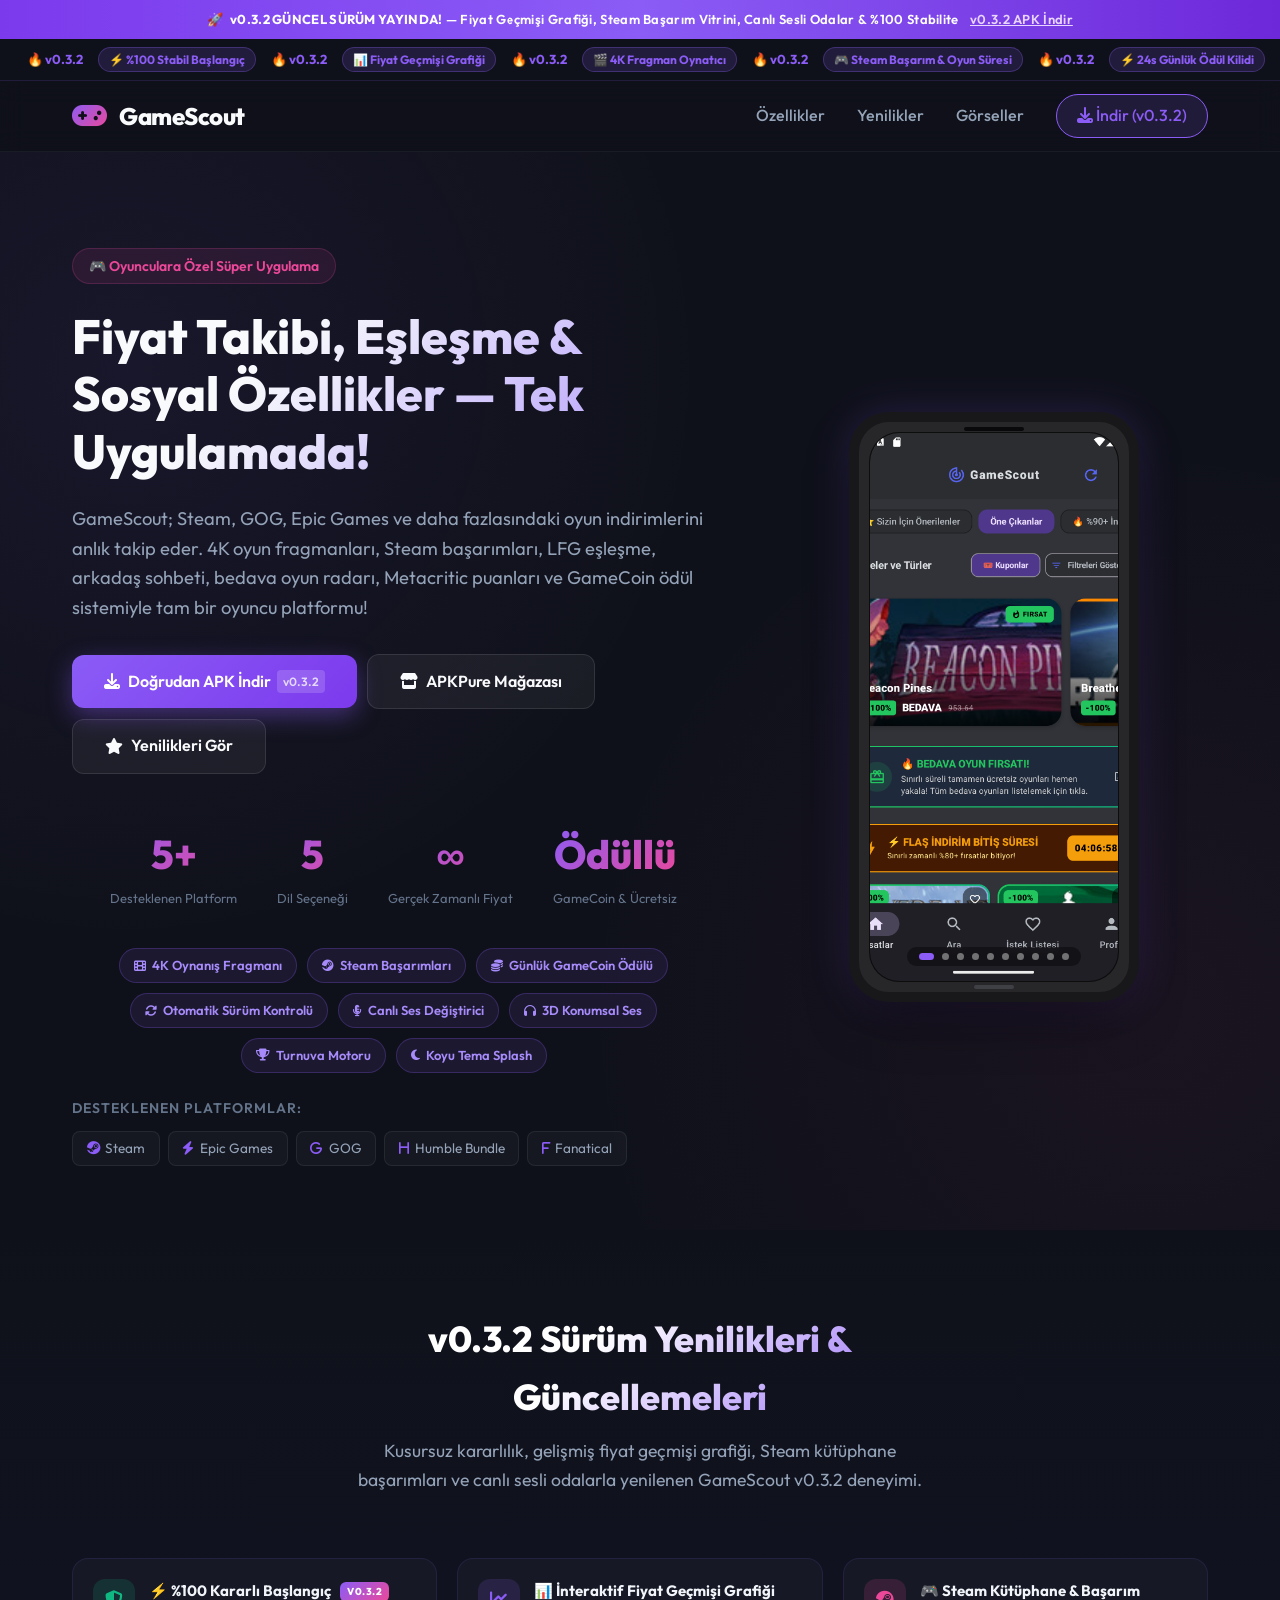
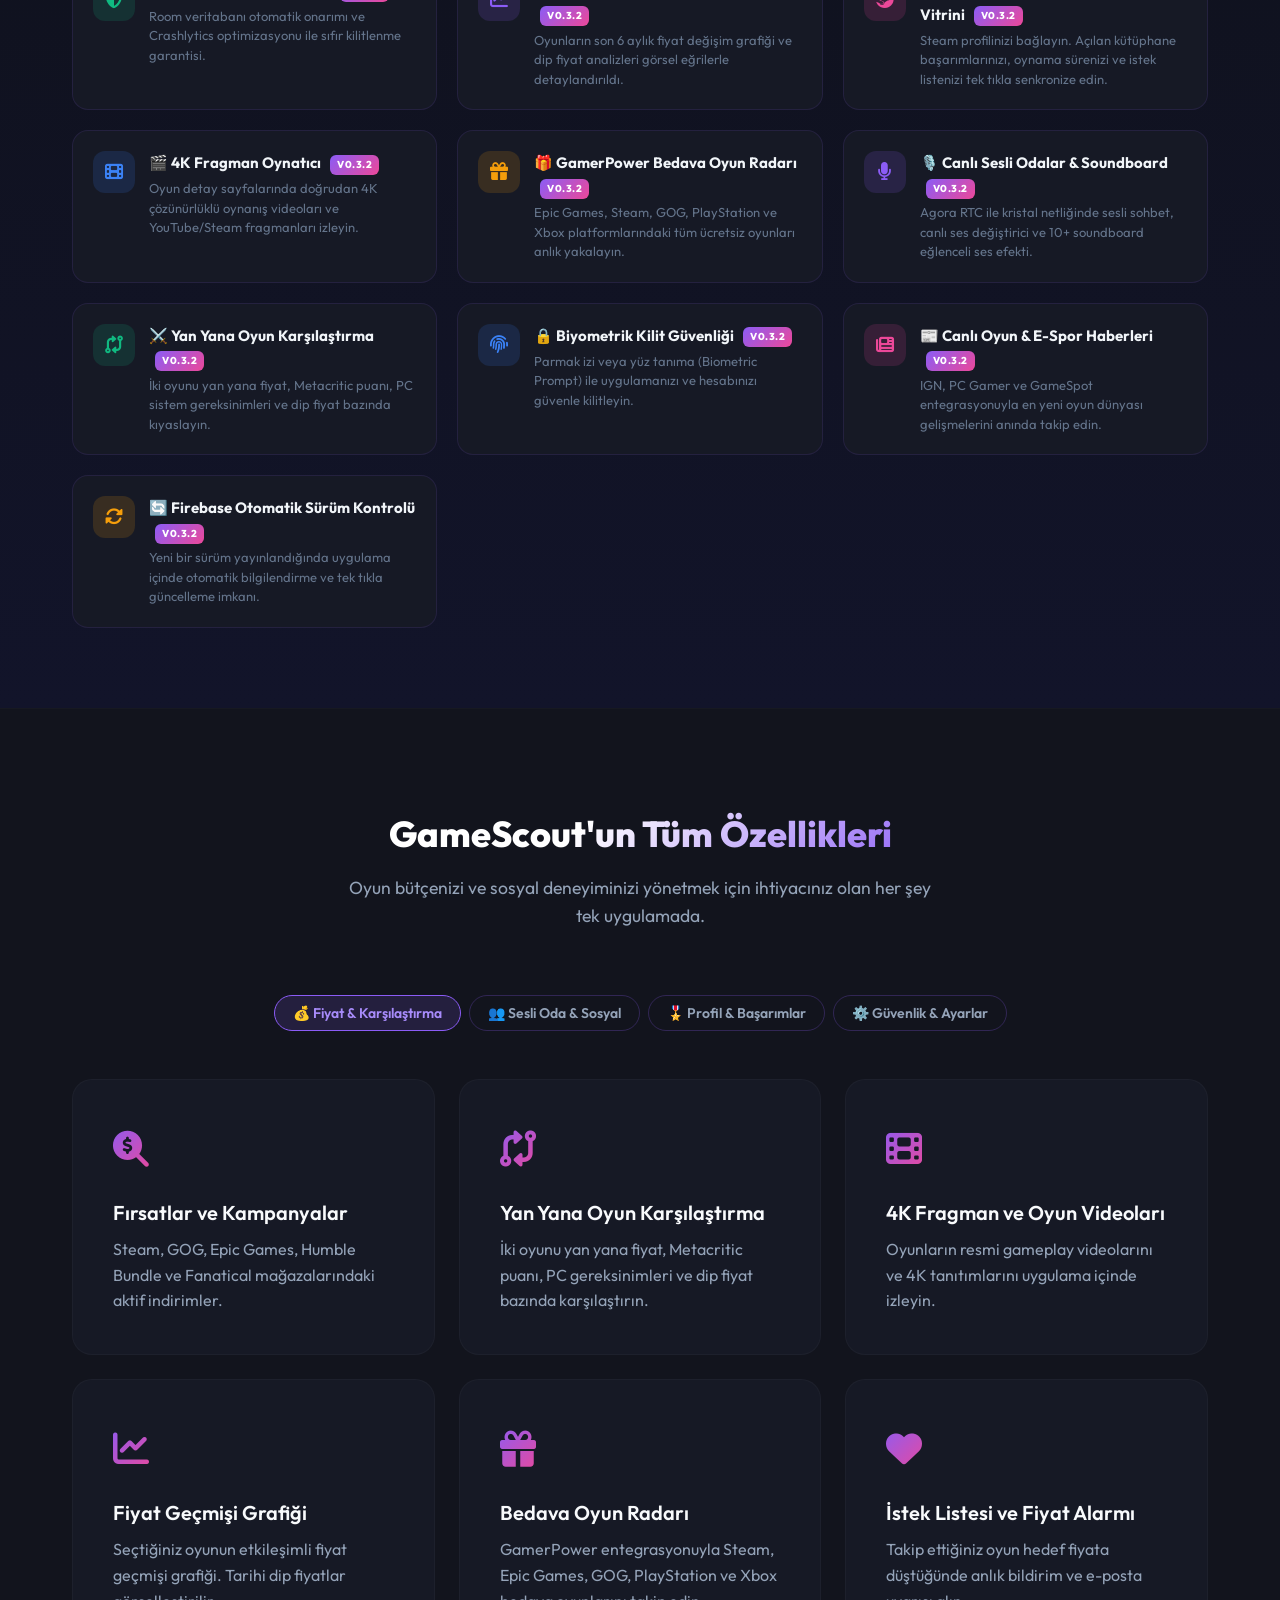
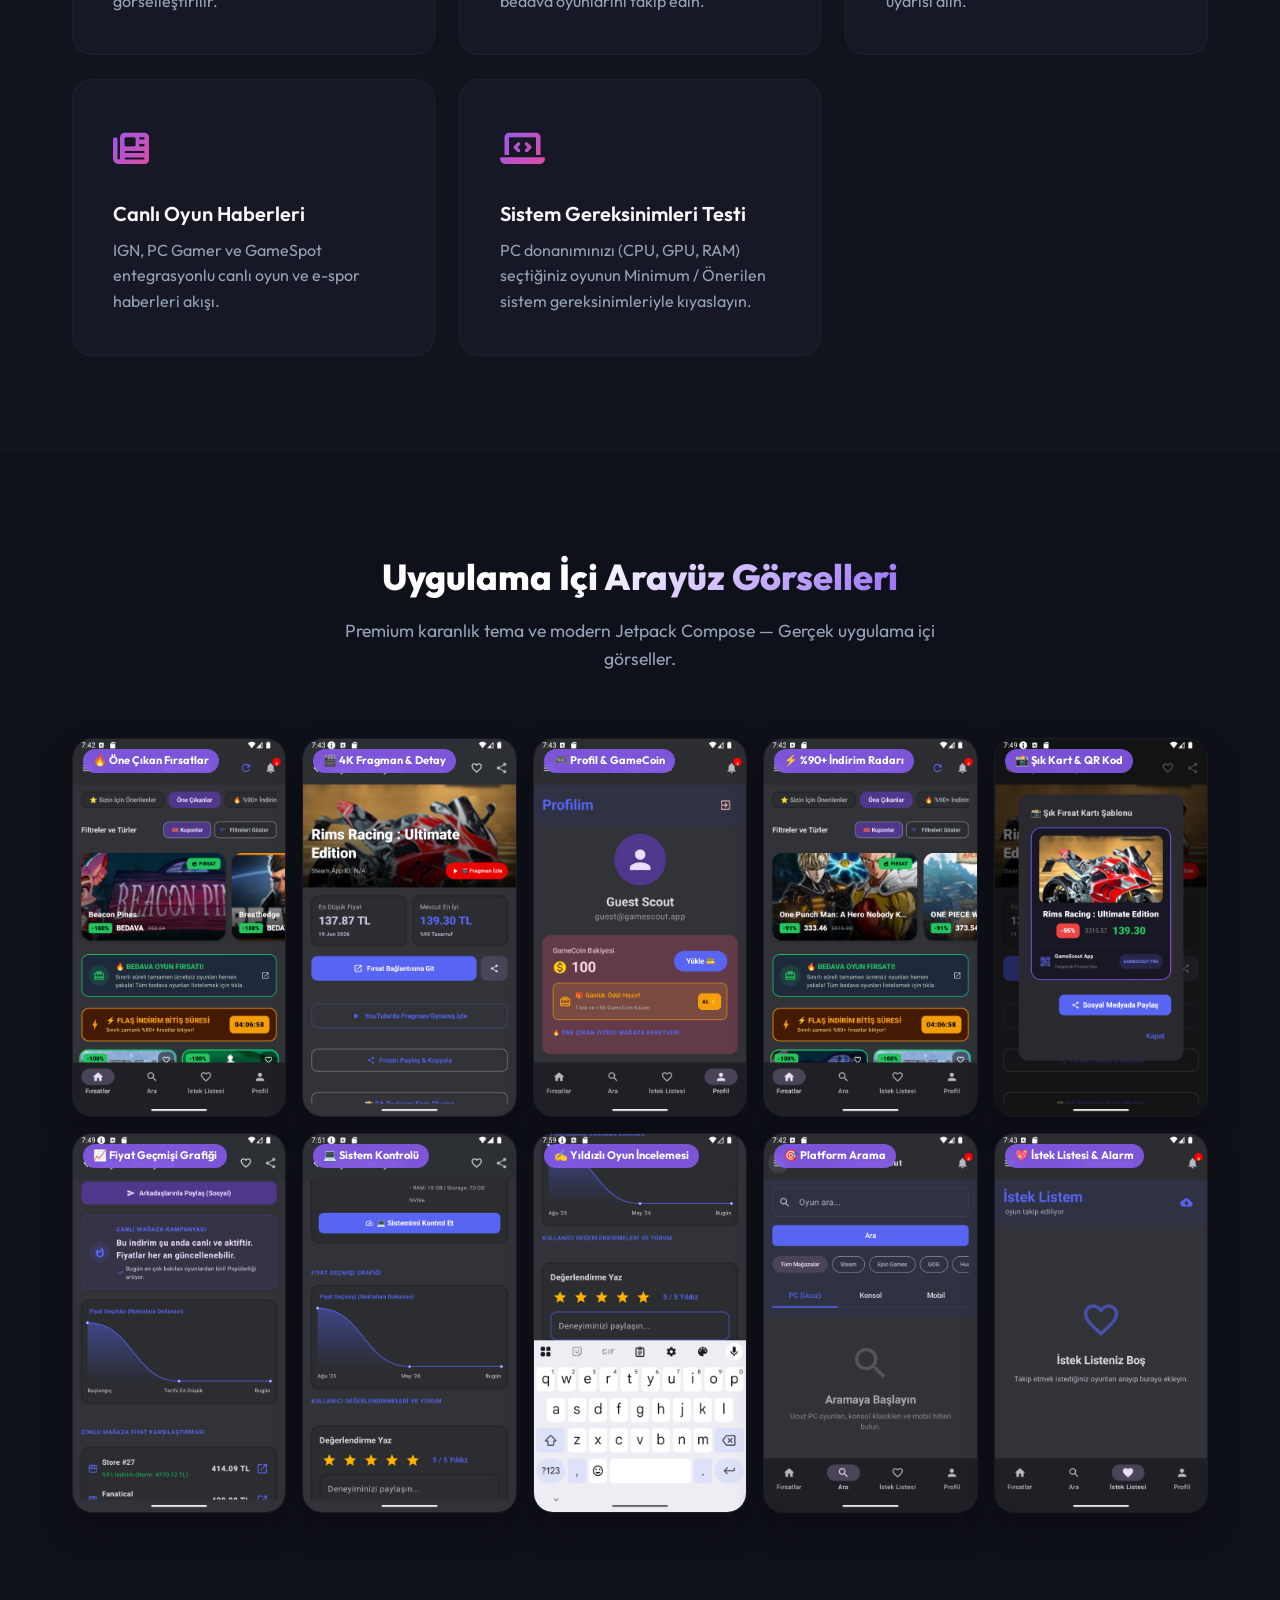
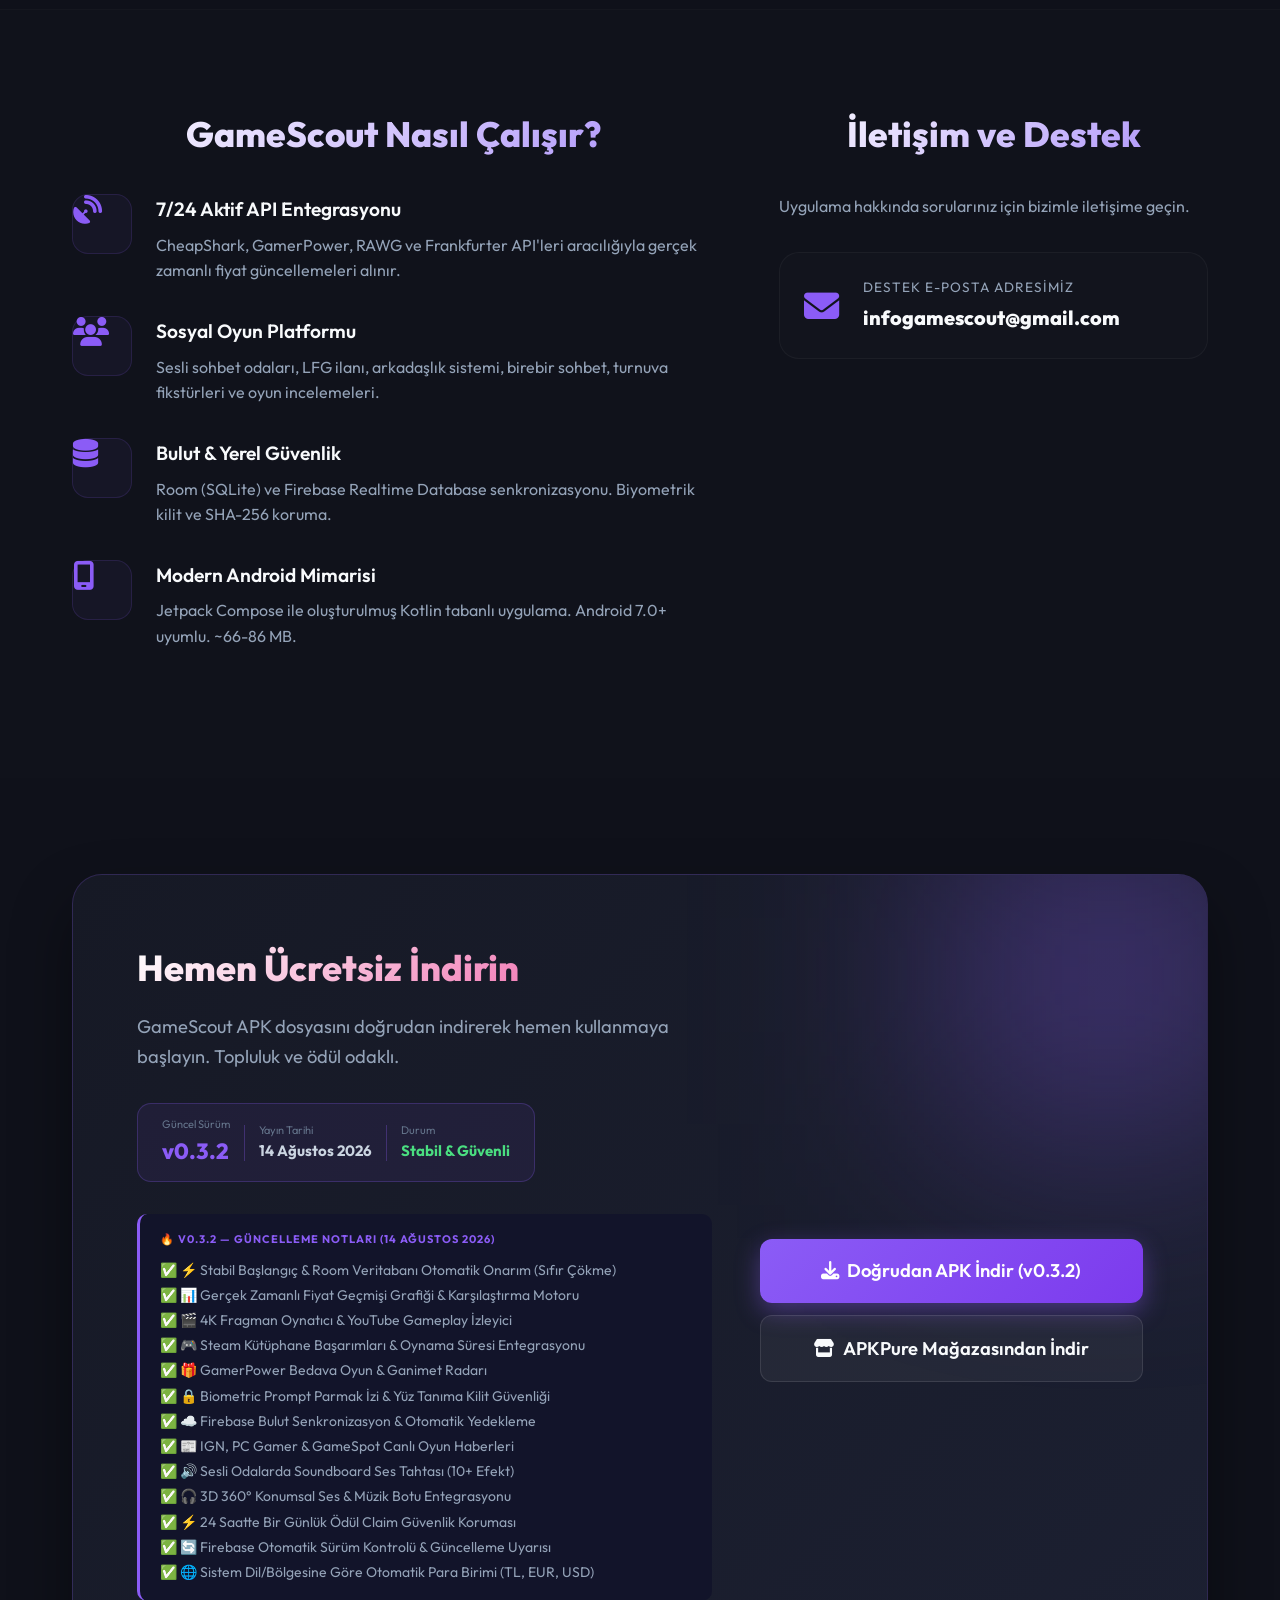
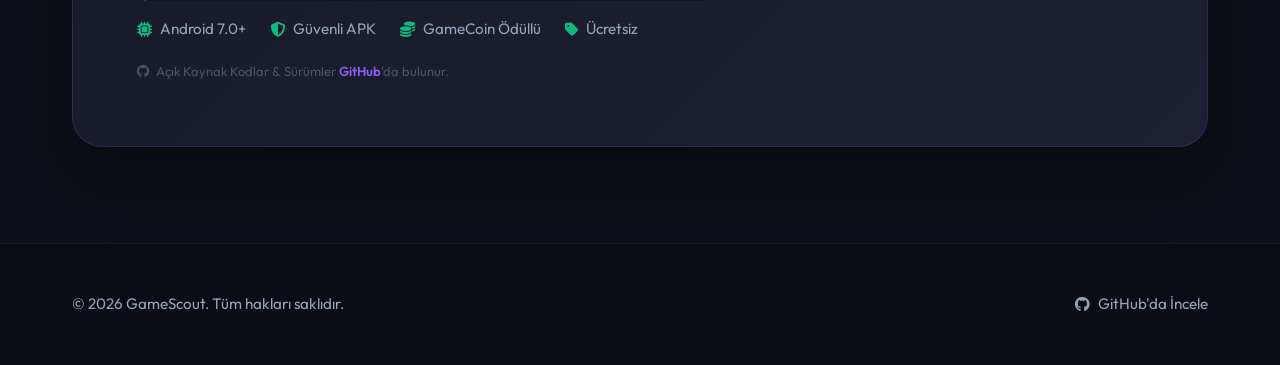
<file: index.html>
<!DOCTYPE html>
<html lang="tr">
<head>
    <meta charset="UTF-8">
    <meta name="viewport" content="width=device-width, initial-scale=1.0">
    <title>GameScout v0.3 — Oyun Fiyat Takipçisi, Steam Başarımları, Fragmanlar &amp; Sosyal Platform</title>
    <meta name="description" content="GameScout v0.3 ile Steam, GOG, Epic Games indirimleri takip edin. 4K Fragmanlar, Steam başarımları, LFG eşleşme, bedava oyun radarı, Metacritic puanları ve GameCoin mağazası.">
    <link rel="stylesheet" href="style.css">
    <link rel="preconnect" href="https://fonts.googleapis.com">
    <link rel="preconnect" href="https://fonts.gstatic.com" crossorigin>
    <link href="https://fonts.googleapis.com/css2?family=Outfit:wght@300;400;600;800&display=swap" rel="stylesheet">
    <link rel="stylesheet" href="https://cdnjs.cloudflare.com/ajax/libs/font-awesome/6.4.0/css/all.min.css">
    <style>
        .version-strip{background:linear-gradient(90deg,#7c3aed 0%,#8b5cf6 50%,#6d28d9 100%);text-align:center;padding:9px 16px;font-size:13px;font-weight:600;color:#fff;letter-spacing:.3px}
        .version-strip a{color:#e9d5ff;text-decoration:underline;margin-left:8px}
        .whatsnew-bar{background:#0f111a;border-bottom:1px solid rgba(139,92,246,.15);overflow:hidden;white-space:nowrap}
        .whatsnew-bar-inner{display:inline-block;padding:8px 0;animation:marquee 35s linear infinite;font-size:13px;color:#94a3b8}
        .whatsnew-bar-inner span{color:#8b5cf6;font-weight:700;margin:0 6px}
        .whatsnew-tag{display:inline-block;background:rgba(139,92,246,.15);border:1px solid rgba(139,92,246,.3);border-radius:20px;padding:2px 10px;margin:0 8px;font-size:12px;color:#a78bfa}
        @keyframes marquee{0%{transform:translateX(100vw)}100%{transform:translateX(-100%)}}
        .feature-tabs{display:flex;gap:8px;flex-wrap:wrap;justify-content:center;margin-bottom:3rem}
        .feature-tab{padding:8px 18px;border-radius:30px;border:1.5px solid rgba(139,92,246,.25);background:transparent;color:#94a3b8;cursor:pointer;font-family:'Outfit',sans-serif;font-size:14px;font-weight:600;transition:all .25s ease}
        .feature-tab:hover,.feature-tab.active{background:rgba(139,92,246,.15);border-color:#8b5cf6;color:#a78bfa}
        .feature-panel{display:none}.feature-panel.active{display:grid;grid-template-columns:repeat(auto-fit,minmax(280px,1fr));gap:1.5rem}
        .whats-new{padding:80px 0;background:linear-gradient(180deg,#0f111a 0%,#12142a 100%)}
        .updates-grid{display:grid;grid-template-columns:repeat(auto-fit,minmax(300px,1fr));gap:1.25rem;margin-top:2.5rem}
        .update-card{background:#161925;border:1px solid rgba(139,92,246,.12);border-radius:16px;padding:20px;display:flex;align-items:flex-start;gap:14px;transition:all .25s ease}
        .update-card:hover{border-color:rgba(139,92,246,.4);transform:translateY(-2px)}
        .update-icon{width:42px;height:42px;border-radius:12px;display:flex;align-items:center;justify-content:center;font-size:18px;flex-shrink:0}
        .update-icon.purple{background:rgba(139,92,246,.15)}.update-icon.pink{background:rgba(236,72,153,.15)}.update-icon.green{background:rgba(16,185,129,.15)}.update-icon.blue{background:rgba(59,130,246,.15)}.update-icon.orange{background:rgba(245,158,11,.15)}
        .update-card h4{font-size:15px;font-weight:700;color:#f1f5f9;margin-bottom:4px}.update-card p{font-size:13px;color:#64748b;line-height:1.5}
        .new-badge{display:inline-block;background:linear-gradient(135deg,#8b5cf6,#ec4899);color:#fff;font-size:10px;font-weight:800;padding:2px 7px;border-radius:6px;margin-left:6px;vertical-align:middle;text-transform:uppercase;letter-spacing:.5px}
        .stats-row{display:flex;justify-content:center;gap:40px;flex-wrap:wrap;margin:2.5rem 0}
        .stat-item{text-align:center}.stat-num{font-size:2.5rem;font-weight:800;background:linear-gradient(135deg,#8b5cf6,#ec4899);-webkit-background-clip:text;-webkit-text-fill-color:transparent}.stat-label{font-size:13px;color:#64748b;margin-top:2px}
        .version-card{display:inline-flex;align-items:center;gap:14px;background:rgba(139,92,246,.08);border:1.5px solid rgba(139,92,246,.25);border-radius:14px;padding:12px 24px;margin-bottom:18px}
        .version-card .vnum{font-size:22px;font-weight:800;color:#8b5cf6}.version-card .vlabel{font-size:11px;color:#64748b}
        .changelog{background:#12142a;border-left:3px solid #8b5cf6;border-radius:10px;padding:16px 20px;text-align:left;margin-top:14px;font-size:14px;color:#94a3b8;line-height:1.8}
        .changelog strong{display:block;color:#8b5cf6;font-size:11px;text-transform:uppercase;letter-spacing:1px;margin-bottom:8px}
        .github-note{margin-top:20px;font-size:13px;color:#475569}.github-note a{color:#8b5cf6;text-decoration:none;font-weight:600}.github-note a:hover{text-decoration:underline}
        .gallery-tag{position:absolute;top:10px;left:10px;background:rgba(139,92,246,.85);color:#fff;font-size:11px;font-weight:700;padding:3px 10px;border-radius:20px;backdrop-filter:blur(4px)}
        .gallery-item{position:relative}
        .gallery-grid{display:grid;grid-template-columns:repeat(auto-fit,minmax(200px,1fr));gap:1rem}
        .gallery-item img{width:100%;height:auto;border-radius:12px;display:block;transition:transform .3s ease,box-shadow .3s ease}
        .gallery-item:hover img{transform:scale(1.02);box-shadow:0 12px 40px rgba(139,92,246,.3)}
        .gallery-overlay{position:absolute;bottom:0;left:0;right:0;background:linear-gradient(0deg,rgba(10,12,26,.9) 0%,transparent 100%);border-radius:0 0 12px 12px;padding:16px 12px 10px;font-size:13px;font-weight:600;color:#e2e8f0;opacity:0;transition:opacity .3s ease}
        .gallery-item:hover .gallery-overlay{opacity:1}
        .highlight-strip{display:flex;flex-wrap:wrap;gap:10px;justify-content:center;margin:2rem 0 0}
        .hl-chip{display:inline-flex;align-items:center;gap:6px;background:rgba(139,92,246,.1);border:1px solid rgba(139,92,246,.25);border-radius:30px;padding:6px 14px;font-size:13px;color:#a78bfa;font-weight:600}
        .hl-chip i{font-size:12px}
    </style>
</head>
<body>

<div class="version-strip">
    🚀 &nbsp;<strong>v0.3.2 GÜNCEL SÜRÜM YAYINDA!</strong> — Fiyat Geçmişi Grafiği, Steam Başarım Vitrini, Canlı Sesli Odalar &amp; %100 Stabilite
    <a href="https://github.com/infogamescout-spec/GameScout/releases/download/v0.3.2/GameScout-v0.3.2-APKPure.apk">v0.3.2 APK İndir</a>
</div>

<div class="whatsnew-bar">
    <div class="whatsnew-bar-inner">
        &nbsp;&nbsp;&nbsp;&nbsp;&nbsp;&nbsp;
        <span>🔥 v0.3.2</span> <span class="whatsnew-tag">⚡ %100 Stabil Başlangıç</span>
        <span>🔥 v0.3.2</span> <span class="whatsnew-tag">📊 Fiyat Geçmişi Grafiği</span>
        <span>🔥 v0.3.2</span> <span class="whatsnew-tag">🎬 4K Fragman Oynatıcı</span>
        <span>🔥 v0.3.2</span> <span class="whatsnew-tag">🎮 Steam Başarım &amp; Oyun Süresi</span>
        <span>🔥 v0.3.2</span> <span class="whatsnew-tag">⚡ 24s Günlük Ödül Kilidi</span>
        <span>🔥 v0.3.2</span> <span class="whatsnew-tag">🔄 Firebase Güncelleme Bildirimi</span>
        <span>🔥 v0.3.2</span> <span class="whatsnew-tag">🌐 Otomatik Para Birimi (TL, EUR, USD)</span>
        <span>🔥 v0.3.2</span> <span class="whatsnew-tag">🎙️ Canlı Ses Değiştirici</span>
        &nbsp;&nbsp;&nbsp;&nbsp;&nbsp;&nbsp;&nbsp;&nbsp;&nbsp;
    </div>
</div>

<header class="navbar">
    <div class="container navbar-container">
        <div class="logo">
            <i class="fa-solid fa-gamepad logo-icon"></i>
            <span class="logo-text">GameScout</span>
        </div>
        <nav class="nav-links">
            <a href="#features">Özellikler</a>
            <a href="#whats-new">Yenilikler</a>
            <a href="#screenshots">Görseller</a>
            <a href="https://github.com/infogamescout-spec/GameScout/releases/download/v0.3.2/GameScout-v0.3.2-APKPure.apk" class="nav-download-btn"><i class="fa-solid fa-download"></i> İndir (v0.3.2)</a>
        </nav>
    </div>
</header>

<main>
    <section class="hero">
        <div class="container hero-container">
            <div class="hero-content">
                <span class="badge">🎮 Oyunculara Özel Süper Uygulama</span>
                <h1>Fiyat Takibi, Eşleşme &amp; Sosyal Özellikler — Tek Uygulamada!</h1>
                <p class="hero-description">
                    GameScout; Steam, GOG, Epic Games ve daha fazlasındaki oyun indirimlerini anlık takip eder.
                    4K oyun fragmanları, Steam başarımları, LFG eşleşme, arkadaş sohbeti, bedava oyun radarı, Metacritic puanları
                    ve GameCoin ödül sistemiyle tam bir oyuncu platformu!
                </p>
                <div class="hero-actions" style="display:flex; flex-wrap:wrap; gap:10px; align-items:center;">
                    <a href="https://github.com/infogamescout-spec/GameScout/releases/download/v0.3.2/GameScout-v0.3.2-APKPure.apk" class="btn btn-primary" id="download-btn-hero">
                        <i class="fa-solid fa-download icon-left"></i> Doğrudan APK İndir &nbsp;<span style="opacity:.8;font-size:12px;background:rgba(255,255,255,.2);padding:2px 6px;border-radius:4px">v0.3.2</span>
                    </a>
                    <a href="https://apkpure.com/p/com.aistudio.gamescout.pwqzs" target="_blank" class="btn btn-secondary" style="margin-left:0;">
                        <i class="fa-solid fa-store icon-left"></i> APKPure Mağazası
                    </a>
                    <a href="#whats-new" class="btn btn-secondary" style="margin-left:0;">
                        <i class="fa-solid fa-star icon-left"></i> Yenilikleri Gör
                    </a>
                </div>
                <div class="stats-row">
                    <div class="stat-item"><div class="stat-num">5+</div><div class="stat-label">Desteklenen Platform</div></div>
                    <div class="stat-item"><div class="stat-num">5</div><div class="stat-label">Dil Seçeneği</div></div>
                    <div class="stat-item"><div class="stat-num">∞</div><div class="stat-label">Gerçek Zamanlı Fiyat</div></div>
                    <div class="stat-item"><div class="stat-num">Ödüllü</div><div class="stat-label">GameCoin &amp; Ücretsiz</div></div>
                </div>
                <div class="highlight-strip">
                    <span class="hl-chip"><i class="fa-solid fa-film"></i> 4K Oynanış Fragmanı</span>
                    <span class="hl-chip"><i class="fa-brands fa-steam"></i> Steam Başarımları</span>
                    <span class="hl-chip"><i class="fa-solid fa-coins"></i> Günlük GameCoin Ödülü</span>
                    <span class="hl-chip"><i class="fa-solid fa-rotate"></i> Otomatik Sürüm Kontrolü</span>
                    <span class="hl-chip"><i class="fa-solid fa-microphone-lines"></i> Canlı Ses Değiştirici</span>
                    <span class="hl-chip"><i class="fa-solid fa-headphones"></i> 3D Konumsal Ses</span>
                    <span class="hl-chip"><i class="fa-solid fa-trophy"></i> Turnuva Motoru</span>
                    <span class="hl-chip"><i class="fa-solid fa-moon"></i> Koyu Tema Splash</span>
                </div>
                <div class="stores-supported" style="margin-top:1.5rem">
                    <span class="stores-label">Desteklenen Platformlar:</span>
                    <div class="store-badges">
                        <span class="store-tag"><i class="fa-brands fa-steam"></i> Steam</span>
                        <span class="store-tag"><i class="fa-solid fa-bolt"></i> Epic Games</span>
                        <span class="store-tag"><i class="fa-solid fa-g"></i> GOG</span>
                        <span class="store-tag"><i class="fa-solid fa-h"></i> Humble Bundle</span>
                        <span class="store-tag"><i class="fa-solid fa-f"></i> Fanatical</span>
                    </div>
                </div>
            </div>
            <div class="hero-visual">
                <div class="phone-mockup">
                    <div class="phone-speaker"></div>
                    <div class="phone-screen">
                        <div class="slider-wrapper">
                            <div class="slider-track" id="slider-track">
                                <div class="slide"><img src="images/dashboard.png" alt="Fırsatlar Ekranı"></div>
                                <div class="slide"><img src="images/filters.png" alt="%90+ İndirim Radarı"></div>
                                <div class="slide"><img src="images/detail.png" alt="Oyun Detayı"></div>
                                <div class="slide"><img src="images/coupons.png" alt="Şık Paylaşım Kartı &amp; QR"></div>
                                <div class="slide"><img src="images/reviews.png" alt="Fiyat Geçmişi Grafiği"></div>
                                <div class="slide"><img src="images/achievements.png" alt="Sistem Kontrolü"></div>
                                <div class="slide"><img src="images/ratings_input.png" alt="Yıldızlı Oyun İncelemesi"></div>
                                <div class="slide"><img src="images/profile.png" alt="Profil ve GameCoin"></div>
                                <div class="slide"><img src="images/search.png" alt="Platform Arama"></div>
                                <div class="slide"><img src="images/wishlist.png" alt="İstek Listesi"></div>
                            </div>
                        </div>
                        <div class="slider-dots" id="slider-dots">
                            <span class="dot active" data-slide="0"></span>
                            <span class="dot" data-slide="1"></span>
                            <span class="dot" data-slide="2"></span>
                            <span class="dot" data-slide="3"></span>
                            <span class="dot" data-slide="4"></span>
                            <span class="dot" data-slide="5"></span>
                            <span class="dot" data-slide="6"></span>
                            <span class="dot" data-slide="7"></span>
                            <span class="dot" data-slide="8"></span>
                            <span class="dot" data-slide="9"></span>
                        </div>
                    </div>
                    <div class="phone-home-button"></div>
                </div>
            </div>
        </div>
    </section>

    <section id="whats-new" class="whats-new">
        <div class="container">
            <div class="section-header">
                <h2>v0.3.2 Sürüm Yenilikleri &amp; Güncellemeleri</h2>
                <p>Kusursuz kararlılık, gelişmiş fiyat geçmişi grafiği, Steam kütüphane başarımları ve canlı sesli odalarla yenilenen GameScout v0.3.2 deneyimi.</p>
            </div>
            <div class="updates-grid">
                <div class="update-card"><div class="update-icon green"><i class="fa-solid fa-shield-halved" style="color:#10b981"></i></div><div><h4>⚡ %100 Kararlı Başlangıç <span class="new-badge">v0.3.2</span></h4><p>Room veritabanı otomatik onarımı ve Crashlytics optimizasyonu ile sıfır kilitlenme garantisi.</p></div></div>
                <div class="update-card"><div class="update-icon purple"><i class="fa-solid fa-chart-line" style="color:#8b5cf6"></i></div><div><h4>📊 İnteraktif Fiyat Geçmişi Grafiği <span class="new-badge">v0.3.2</span></h4><p>Oyunların son 6 aylık fiyat değişim grafiği ve dip fiyat analizleri görsel eğrilerle detaylandırıldı.</p></div></div>
                <div class="update-card"><div class="update-icon pink"><i class="fa-brands fa-steam" style="color:#ec4899"></i></div><div><h4>🎮 Steam Kütüphane &amp; Başarım Vitrini <span class="new-badge">v0.3.2</span></h4><p>Steam profilinizi bağlayın. Açılan kütüphane başarımlarınızı, oynama sürenizi ve istek listenizi tek tıkla senkronize edin.</p></div></div>
                <div class="update-card"><div class="update-icon blue"><i class="fa-solid fa-film" style="color:#3b82f6"></i></div><div><h4>🎬 4K Fragman Oynatıcı <span class="new-badge">v0.3.2</span></h4><p>Oyun detay sayfalarında doğrudan 4K çözünürlüklü oynanış videoları ve YouTube/Steam fragmanları izleyin.</p></div></div>
                <div class="update-card"><div class="update-icon orange"><i class="fa-solid fa-gift" style="color:#f59e0b"></i></div><div><h4>🎁 GamerPower Bedava Oyun Radarı <span class="new-badge">v0.3.2</span></h4><p>Epic Games, Steam, GOG, PlayStation ve Xbox platformlarındaki tüm ücretsiz oyunları anlık yakalayın.</p></div></div>
                <div class="update-card"><div class="update-icon purple"><i class="fa-solid fa-microphone" style="color:#8b5cf6"></i></div><div><h4>🎙️ Canlı Sesli Odalar &amp; Soundboard <span class="new-badge">v0.3.2</span></h4><p>Agora RTC ile kristal netliğinde sesli sohbet, canlı ses değiştirici ve 10+ soundboard eğlenceli ses efekti.</p></div></div>
                <div class="update-card"><div class="update-icon green"><i class="fa-solid fa-code-compare" style="color:#10b981"></i></div><div><h4>⚔️ Yan Yana Oyun Karşılaştırma <span class="new-badge">v0.3.2</span></h4><p>İki oyunu yan yana fiyat, Metacritic puanı, PC sistem gereksinimleri ve dip fiyat bazında kıyaslayın.</p></div></div>
                <div class="update-card"><div class="update-icon blue"><i class="fa-solid fa-fingerprint" style="color:#3b82f6"></i></div><div><h4>🔒 Biyometrik Kilit Güvenliği <span class="new-badge">v0.3.2</span></h4><p>Parmak izi veya yüz tanıma (Biometric Prompt) ile uygulamanızı ve hesabınızı güvenle kilitleyin.</p></div></div>
                <div class="update-card"><div class="update-icon pink"><i class="fa-solid fa-newspaper" style="color:#ec4899"></i></div><div><h4>📰 Canlı Oyun &amp; E-Spor Haberleri <span class="new-badge">v0.3.2</span></h4><p>IGN, PC Gamer ve GameSpot entegrasyonuyla en yeni oyun dünyası gelişmelerini anında takip edin.</p></div></div>
                <div class="update-card"><div class="update-icon orange"><i class="fa-solid fa-rotate" style="color:#f59e0b"></i></div><div><h4>🔄 Firebase Otomatik Sürüm Kontrolü <span class="new-badge">v0.3.2</span></h4><p>Yeni bir sürüm yayınlandığında uygulama içinde otomatik bilgilendirme ve tek tıkla güncelleme imkanı.</p></div></div>
            </div>
        </div>
    </section>

    <section id="features" class="features">
        <div class="container">
            <div class="section-header">
                <h2>GameScout'un Tüm Özellikleri</h2>
                <p>Oyun bütçenizi ve sosyal deneyiminizi yönetmek için ihtiyacınız olan her şey tek uygulamada.</p>
            </div>
            <div class="feature-tabs">
                <button class="feature-tab active" data-panel="panel-deals">💰 Fiyat &amp; Karşılaştırma</button>
                <button class="feature-tab" data-panel="panel-social">👥 Sesli Oda &amp; Sosyal</button>
                <button class="feature-tab" data-panel="panel-profile">🎖️ Profil &amp; Başarımlar</button>
                <button class="feature-tab" data-panel="panel-settings">⚙️ Güvenlik &amp; Ayarlar</button>
            </div>
            <div id="panel-deals" class="feature-panel active features-grid">
                <div class="feature-card"><div class="feature-icon"><i class="fa-solid fa-magnifying-glass-dollar"></i></div><h3>Fırsatlar ve Kampanyalar</h3><p>Steam, GOG, Epic Games, Humble Bundle ve Fanatical mağazalarındaki aktif indirimler.</p></div>
                <div class="feature-card"><div class="feature-icon"><i class="fa-solid fa-code-compare"></i></div><h3>Yan Yana Oyun Karşılaştırma</h3><p>İki oyunu yan yana fiyat, Metacritic puanı, PC gereksinimleri ve dip fiyat bazında karşılaştırın.</p></div>
                <div class="feature-card"><div class="feature-icon"><i class="fa-solid fa-film"></i></div><h3>4K Fragman ve Oyun Videoları</h3><p>Oyunların resmi gameplay videolarını ve 4K tanıtımlarını uygulama içinde izleyin.</p></div>
                <div class="feature-card"><div class="feature-icon"><i class="fa-solid fa-chart-line"></i></div><h3>Fiyat Geçmişi Grafiği</h3><p>Seçtiğiniz oyunun etkileşimli fiyat geçmişi grafiği. Tarihi dip fiyatlar görselleştirilir.</p></div>
                <div class="feature-card"><div class="feature-icon"><i class="fa-solid fa-gift"></i></div><h3>Bedava Oyun Radarı</h3><p>GamerPower entegrasyonuyla Steam, Epic Games, GOG, PlayStation ve Xbox bedava oyunlarını takip edin.</p></div>
                <div class="feature-card"><div class="feature-icon"><i class="fa-solid fa-heart"></i></div><h3>İstek Listesi ve Fiyat Alarmı</h3><p>Takip ettiğiniz oyun hedef fiyata düştüğünde anlık bildirim ve e-posta uyarısı alın.</p></div>
                <div class="feature-card"><div class="feature-icon"><i class="fa-solid fa-newspaper"></i></div><h3>Canlı Oyun Haberleri</h3><p>IGN, PC Gamer ve GameSpot entegrasyonlu canlı oyun ve e-spor haberleri akışı.</p></div>
                <div class="feature-card"><div class="feature-icon"><i class="fa-solid fa-laptop-code"></i></div><h3>Sistem Gereksinimleri Testi</h3><p>PC donanımınızı (CPU, GPU, RAM) seçtiğiniz oyunun Minimum / Önerilen sistem gereksinimleriyle kıyaslayın.</p></div>
            </div>
            <div id="panel-social" class="feature-panel features-grid">
                <div class="feature-card"><div class="feature-icon"><i class="fa-solid fa-users"></i></div><h3>LFG Eşleşme Sistemi</h3><p>Valorant, CS2, GTA V, LoL, Apex Legends ve Fortnite için rütbe bazlı takım arkadaşı bulun.</p></div>
                <div class="feature-card"><div class="feature-icon"><i class="fa-solid fa-microphone"></i></div><h3>Canlı Sesli Sohbet Odaları</h3><p>Agora RTC altyapısıyla kesintisiz sesli görüşme yapın. Sahne kanalları (Stage) desteği.</p></div>
                <div class="feature-card"><div class="feature-icon"><i class="fa-solid fa-wand-magic-sparkles"></i></div><h3>Canlı Ses Değiştirici (Voice Changer)</h3><p>Robot, Chipmunk (Sincap), Deep Voice, Echo ve Radio ses efektleriyle sesinizi değiştirin.</p></div>
                <div class="feature-card"><div class="feature-icon"><i class="fa-solid fa-volume-high"></i></div><h3>Soundboard Ses Tahtası</h3><p>Sesli odalarda Airhorn, Headshot, Victory, Bruh ve GG ses efektlerini anında çalın.</p></div>
                <div class="feature-card"><div class="feature-icon"><i class="fa-solid fa-headphones"></i></div><h3>3D Konumsal Ses (Stereo Spatial Audio)</h3><p>2D sahne üzerinde avatarların konumunu değiştirerek 360 derece konumsal ses deneyimi yaşayın.</p></div>
                <div class="feature-card"><div class="feature-icon"><i class="fa-solid fa-music"></i></div><h3>Müzik Botu (YouTube / SoundCloud)</h3><p>Sesli sohbet odalarında müzik listeleri oluşturun ve topluluk oylamasıyla parça değiştirin.</p></div>
                <div class="feature-card"><div class="feature-icon"><i class="fa-solid fa-comments"></i></div><h3>Birebir Özel Sohbet &amp; Arkadaşlık</h3><p>Arkadaş listesi oluşturun, anlık mesajlaşın ve okunmamış mesaj bildirimleri alın.</p></div>
                <div class="feature-card"><div class="feature-icon"><i class="fa-solid fa-trophy"></i></div><h3>Turnuva Fikstür Motoru</h3><p>Eleme turnuva braketleri oluşturun ve canlı maç skorlarını takip edin.</p></div>
            </div>
            <div id="panel-profile" class="feature-panel features-grid">
                <div class="feature-card"><div class="feature-icon"><i class="fa-brands fa-steam"></i></div><h3>Steam Başarımları ve Oynama Süresi</h3><p>Steam hesabınızı bağlayarak kütüphane başarımlarınızı ve toplam oynama sürenizi sergileyin.</p></div>
                <div class="feature-card"><div class="feature-icon"><i class="fa-solid fa-id-card"></i></div><h3>Özelleştirilebilir Profil &amp; Avatar</h3><p>Profil fotoğrafınızı, profil kapak görselinizi, biyografinizi ve durum mesajınızı düzenleyin.</p></div>
                <div class="feature-card"><div class="feature-icon"><i class="fa-solid fa-award"></i></div><h3>Gözcü Rütbesi ve XP Seviyesi</h3><p>Stajyer Gözcü'den Efsane Avcı'ya yükselin. Uygulama içi aktivitelerle XP kazanın.</p></div>
                <div class="feature-card"><div class="feature-icon"><i class="fa-solid fa-coins"></i></div><h3>Günlük Ödül &amp; GameCoin Mağazası</h3><p>24 saatlik günlük claim ile GameCoin kazanın. İndirim kuponları ve VIP avantajları elde edin.</p></div>
            </div>
            <div id="panel-settings" class="feature-panel features-grid">
                <div class="feature-card"><div class="feature-icon"><i class="fa-solid fa-fingerprint"></i></div><h3>Biyometrik Güvenlik Kilidi</h3><p>Parmak izi veya yüz tanıma (Biometric Prompt) ile uygulamaya güvenli giriş yapın.</p></div>
                <div class="feature-card"><div class="feature-icon"><i class="fa-solid fa-cloud-arrow-up"></i></div><h3>Bulut Senkronizasyon &amp; Yedekleme</h3><p>İstek listesi, fiyat alarmları ve profil verilerinizi Firebase bulut veritabanına otomatik yedekleyin.</p></div>
                <div class="feature-card"><div class="feature-icon"><i class="fa-solid fa-rotate"></i></div><h3>Otomatik Firebase Sürüm Kontrolü</h3><p>Yeni sürüm yayınlandığında otomatik güncelleme penceresi ile anında haberdar olun.</p></div>
                <div class="feature-card"><div class="feature-icon"><i class="fa-solid fa-moon"></i></div><h3>OLED Koyu &amp; Aydınlık Tema</h3><p>Göz yormayan premium koyu tema varsayılandır. Tek dokunuşla tema değiştirin.</p></div>
                <div class="feature-card"><div class="feature-icon"><i class="fa-solid fa-language"></i></div><h3>5 Dil Desteği</h3><p>Türkçe, İngilizce, Almanca, Fransızca ve İspanyolca dilleri arasında anında geçiş yapın.</p></div>
                <div class="feature-card"><div class="feature-icon"><i class="fa-solid fa-envelope"></i></div><h3>Gmail SMTP E-posta Bildirimleri</h3><p>Fiyat düşüşlerinde doğrudan e-posta adresinize otomatik bildirim alın.</p></div>
            </div>
        </div>
    </section>

    <section id="screenshots" class="screenshots-gallery">
        <div class="container">
            <div class="section-header">
                <h2>Uygulama İçi Arayüz Görselleri</h2>
                <p>Premium karanlık tema ve modern Jetpack Compose — Gerçek uygulama içi görseller.</p>
            </div>
            <div class="gallery-grid">
                <div class="gallery-item"><span class="gallery-tag">🔥 Öne Çıkan Fırsatlar</span><img src="images/dashboard.png" alt="Fırsatlar"><div class="gallery-overlay"><span>Gerçek Zamanlı Mağaza İndirimleri</span></div></div>
                <div class="gallery-item"><span class="gallery-tag">🎬 4K Fragman &amp; Detay</span><img src="images/detail.png" alt="Oyun Detay Ekranı"><div class="gallery-overlay"><span>4K Fragman Oynatıcı &amp; Fiyat Geçmişi</span></div></div>
                <div class="gallery-item"><span class="gallery-tag">🎮 Profil &amp; GameCoin</span><img src="images/profile.png" alt="Profil Ekranı"><div class="gallery-overlay"><span>Steam Başarımları &amp; Günlük Ödül</span></div></div>
                <div class="gallery-item"><span class="gallery-tag">⚡ %90+ İndirim Radarı</span><img src="images/filters.png" alt="Dev İndirimler"><div class="gallery-overlay"><span>%90 ve Üzeri Flaş İndirimler</span></div></div>
                <div class="gallery-item"><span class="gallery-tag">📸 Şık Kart &amp; QR Kod</span><img src="images/coupons.png" alt="Şık Paylaşım Kartı"><div class="gallery-overlay"><span>Sosyal Medya Kartı &amp; PRO Rozeti</span></div></div>
                <div class="gallery-item"><span class="gallery-tag">📈 Fiyat Geçmişi Grafiği</span><img src="images/reviews.png" alt="Fiyat Grafiği"><div class="gallery-overlay"><span>Etkileşimli Dip Fiyat Grafiği</span></div></div>
                <div class="gallery-item"><span class="gallery-tag">💻 Sistem Kontrolü</span><img src="images/achievements.png" alt="Sistem Kontrolü"><div class="gallery-overlay"><span>PC Gereksinimleri Testi</span></div></div>
                <div class="gallery-item"><span class="gallery-tag">✍️ Yıldızlı Oyun İncelemesi</span><img src="images/ratings_input.png" alt="Oyun İnceleme"><div class="gallery-overlay"><span>Topluluk Yorumları &amp; Yıldızlı Puanlama</span></div></div>
                <div class="gallery-item"><span class="gallery-tag">🎯 Platform Arama</span><img src="images/search.png" alt="Arama Ekranı"><div class="gallery-overlay"><span>Steam, Epic Games &amp; GOG Filtreleme</span></div></div>
                <div class="gallery-item"><span class="gallery-tag">💖 İstek Listesi &amp; Alarm</span><img src="images/wishlist.png" alt="İstek Listesi"><div class="gallery-overlay"><span>Hedef Fiyat Düşüş Alarmları</span></div></div>
            </div>
        </div>
    </section>

    <section id="about" class="app-info-section">
        <div class="container">
            <div class="info-contact-wrapper">
                <div class="info-block">
                    <h2>GameScout Nasıl Çalışır?</h2>
                    <div class="info-detail-item">
                        <i class="fa-solid fa-satellite-dish detail-icon"></i>
                        <div><h4>7/24 Aktif API Entegrasyonu</h4><p>CheapShark, GamerPower, RAWG ve Frankfurter API'leri aracılığıyla gerçek zamanlı fiyat güncellemeleri alınır.</p></div>
                    </div>
                    <div class="info-detail-item">
                        <i class="fa-solid fa-users detail-icon"></i>
                        <div><h4>Sosyal Oyun Platformu</h4><p>Sesli sohbet odaları, LFG ilanı, arkadaşlık sistemi, birebir sohbet, turnuva fikstürleri ve oyun incelemeleri.</p></div>
                    </div>
                    <div class="info-detail-item">
                        <i class="fa-solid fa-database detail-icon"></i>
                        <div><h4>Bulut &amp; Yerel Güvenlik</h4><p>Room (SQLite) ve Firebase Realtime Database senkronizasyonu. Biyometrik kilit ve SHA-256 koruma.</p></div>
                    </div>
                    <div class="info-detail-item">
                        <i class="fa-solid fa-mobile-screen detail-icon"></i>
                        <div><h4>Modern Android Mimarisi</h4><p>Jetpack Compose ile oluşturulmuş Kotlin tabanlı uygulama. Android 7.0+ uyumlu. ~66-86 MB.</p></div>
                    </div>
                </div>
                <div class="contact-block">
                    <h2>İletişim ve Destek</h2>
                    <p>Uygulama hakkında sorularınız için bizimle iletişime geçin.</p>
                    <div class="contact-card">
                        <i class="fa-solid fa-envelope contact-card-icon"></i>
                        <div class="contact-card-info">
                            <span>Destek E-Posta Adresimiz</span>
                            <a href="mailto:infogamescout@gmail.com" class="contact-email">infogamescout@gmail.com</a>
                        </div>
                    </div>
                </div>
            </div>
        </div>
    </section>

    <section id="download" class="cta-download">
        <div class="container">
            <div class="cta-box">
                <div class="cta-content">
                    <h2>Hemen Ücretsiz İndirin</h2>
                    <p>GameScout APK dosyasını doğrudan indirerek hemen kullanmaya başlayın. Topluluk ve ödül odaklı.</p>
                    <div class="version-card">
                        <div><div class="vlabel">Güncel Sürüm</div><div class="vnum">v0.3.2</div></div>
                        <div style="width:1px;height:36px;background:rgba(139,92,246,.3)"></div>
                        <div><div class="vlabel">Yayın Tarihi</div><div style="font-weight:700;color:#cbd5e1;font-size:15px">14 Ağustos 2026</div></div>
                        <div style="width:1px;height:36px;background:rgba(139,92,246,.3)"></div>
                        <div><div class="vlabel">Durum</div><div style="font-weight:700;color:#4ade80;font-size:15px">Stabil &amp; Güvenli</div></div>
                    </div>
                    <div class="changelog">
                        <strong>🔥 v0.3.2 — Güncelleme Notları (14 Ağustos 2026)</strong>
                        ✅ ⚡ Stabil Başlangıç &amp; Room Veritabanı Otomatik Onarım (Sıfır Çökme)<br>
                        ✅ 📊 Gerçek Zamanlı Fiyat Geçmişi Grafiği &amp; Karşılaştırma Motoru<br>
                        ✅ 🎬 4K Fragman Oynatıcı &amp; YouTube Gameplay İzleyici<br>
                        ✅ 🎮 Steam Kütüphane Başarımları &amp; Oynama Süresi Entegrasyonu<br>
                        ✅ 🎁 GamerPower Bedava Oyun &amp; Ganimet Radarı<br>
                        ✅ 🔒 Biometric Prompt Parmak İzi &amp; Yüz Tanıma Kilit Güvenliği<br>
                        ✅ ☁️ Firebase Bulut Senkronizasyon &amp; Otomatik Yedekleme<br>
                        ✅ 📰 IGN, PC Gamer &amp; GameSpot Canlı Oyun Haberleri<br>
                        ✅ 🔊 Sesli Odalarda Soundboard Ses Tahtası (10+ Efekt)<br>
                        ✅ 🎧 3D 360° Konumsal Ses &amp; Müzik Botu Entegrasyonu<br>
                        ✅ ⚡ 24 Saatte Bir Günlük Ödül Claim Güvenlik Koruması<br>
                        ✅ 🔄 Firebase Otomatik Sürüm Kontrolü &amp; Güncelleme Uyarısı<br>
                        ✅ 🌐 Sistem Dil/Bölgesine Göre Otomatik Para Birimi (TL, EUR, USD)
                    </div>
                    <div class="download-info" style="margin-top:16px">
                        <span><i class="fa-solid fa-microchip"></i> Android 7.0+</span>
                        <span><i class="fa-solid fa-shield-halved"></i> Güvenli APK</span>
                        <span><i class="fa-solid fa-coins"></i> GameCoin Ödüllü</span>
                        <span><i class="fa-solid fa-tag"></i> Ücretsiz</span>
                    </div>
                    <div class="github-note">
                        <i class="fa-brands fa-github"></i> &nbsp;Açık Kaynak Kodlar &amp; Sürümler
                        <a href="https://github.com/infogamescout-spec/GameScout" target="_blank">GitHub</a>'da bulunur.
                    </div>
                </div>
                <div class="cta-action" style="display:flex; flex-direction:column; gap:12px; align-items:stretch;">
                    <a href="https://github.com/infogamescout-spec/GameScout/releases/download/v0.3.2/GameScout-v0.3.2-APKPure.apk" class="btn btn-primary btn-large" id="download-btn-cta">
                        <i class="fa-solid fa-download icon-left"></i> Doğrudan APK İndir (v0.3.2)
                    </a>
                    <a href="https://apkpure.com/p/com.aistudio.gamescout.pwqzs" target="_blank" class="btn btn-secondary btn-large" style="margin-left:0;">
                        <i class="fa-solid fa-store icon-left"></i> APKPure Mağazasından İndir
                    </a>
                </div>
            </div>
        </div>
    </section>
</main>

<footer>
    <div class="container footer-container">
        <p>&copy; 2026 GameScout. Tüm hakları saklıdır.</p>
        <div class="footer-links">
            <a href="https://github.com/infogamescout-spec/GameScout" target="_blank"><i class="fa-brands fa-github"></i> GitHub'da İncele</a>
        </div>
    </div>
</footer>

<script src="script.js"></script>
<script>
    document.querySelectorAll('.feature-tab').forEach(function(tab) {
        tab.addEventListener('click', function() {
            document.querySelectorAll('.feature-tab').forEach(function(t) { t.classList.remove('active'); });
            document.querySelectorAll('.feature-panel').forEach(function(p) { p.classList.remove('active'); });
            tab.classList.add('active');
            document.getElementById(tab.dataset.panel).classList.add('active');
        });
    });
</script>
</body>
</html>
</file>
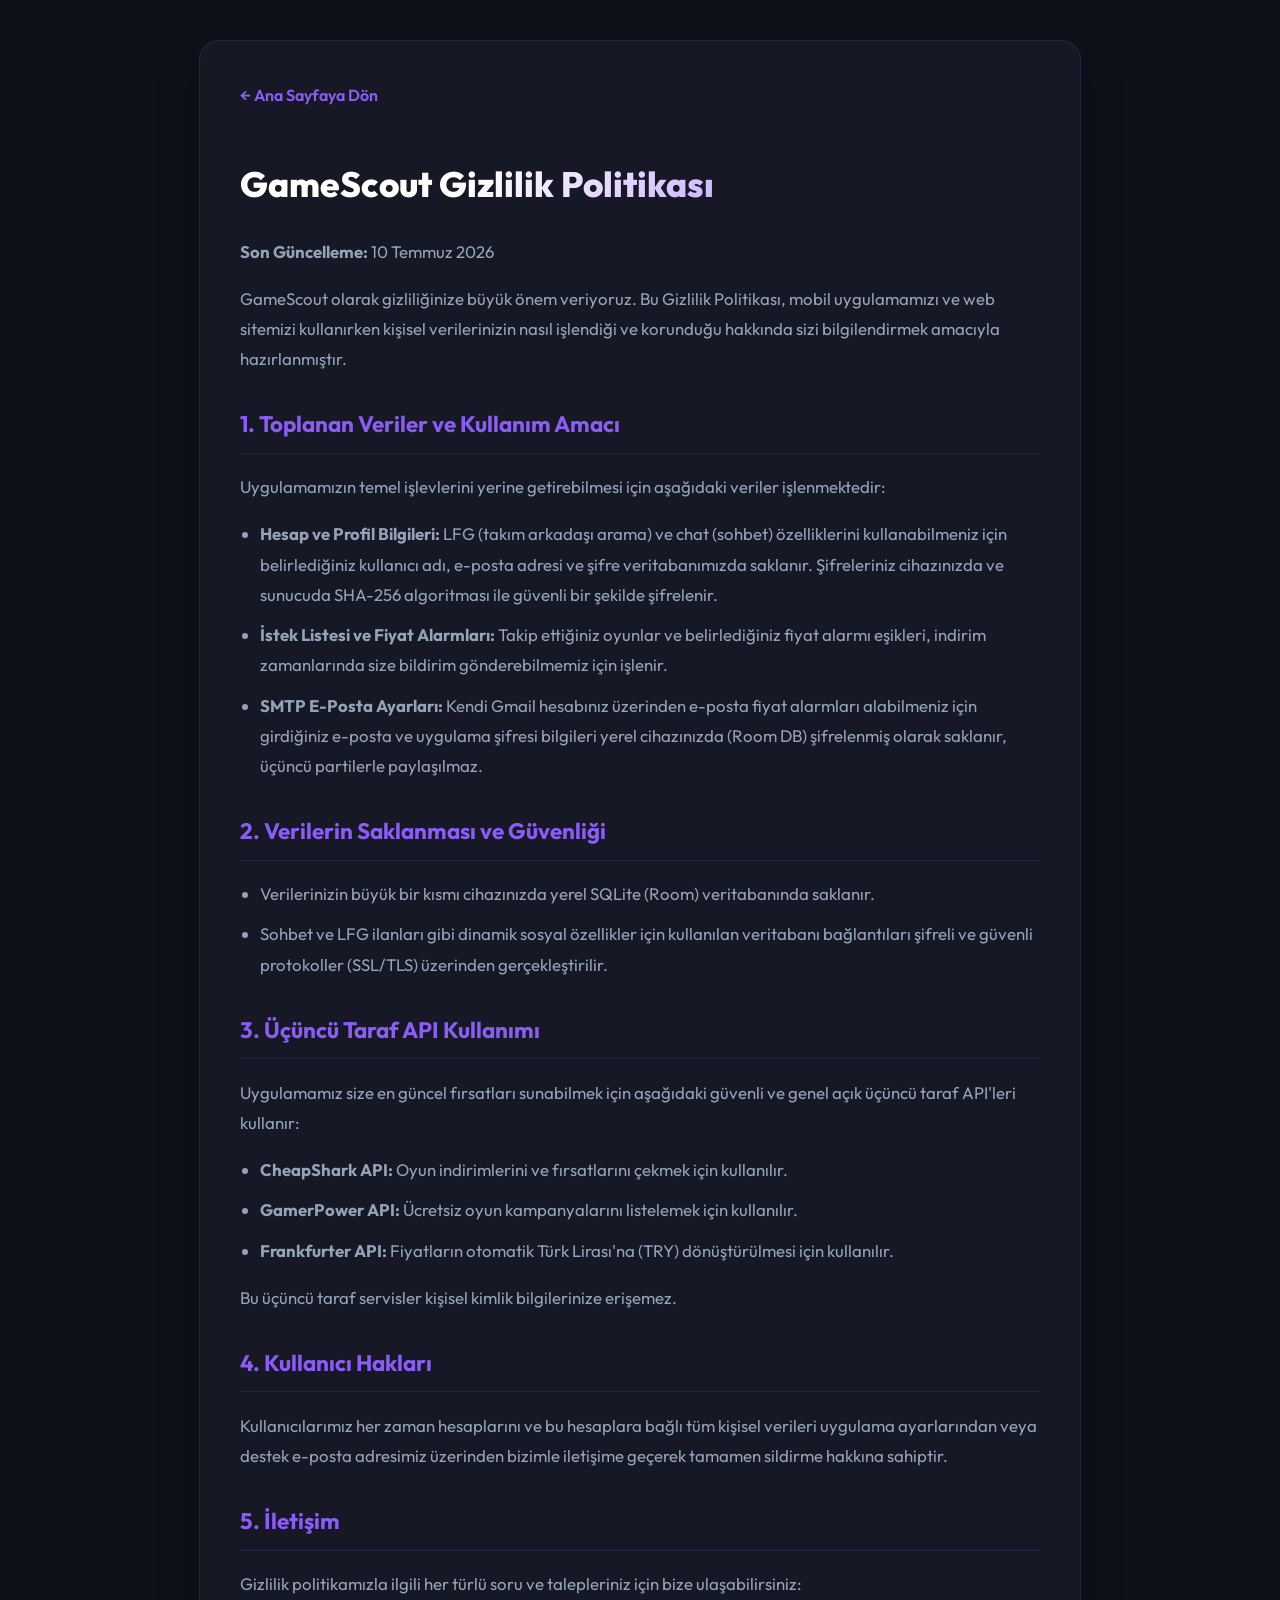
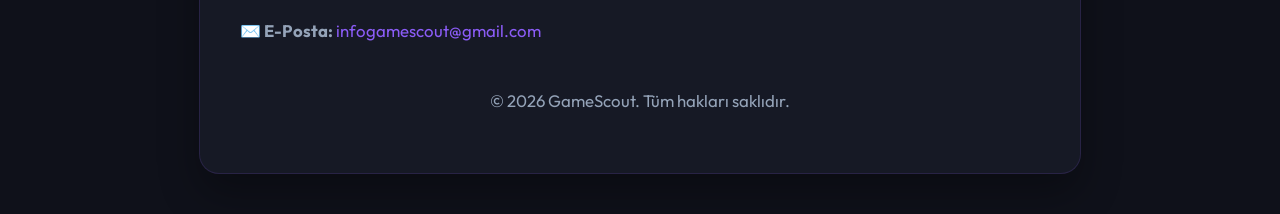
<file: privacy.html>
<!DOCTYPE html>
<html lang="tr">
<head>
    <meta charset="UTF-8">
    <meta name="viewport" content="width=device-width, initial-scale=1.0">
    <title>GameScout — Gizlilik Politikası</title>
    <link rel="preconnect" href="https://fonts.googleapis.com">
    <link rel="preconnect" href="https://fonts.gstatic.com" crossorigin>
    <link href="https://fonts.googleapis.com/css2?family=Outfit:wght@300;400;600;800&display=swap" rel="stylesheet">
    <style>
        body {
            background-color: #0f111a;
            color: #f8fafc;
            font-family: 'Outfit', sans-serif;
            line-height: 1.8;
            margin: 0;
            padding: 40px 20px;
        }
        .container {
            max-width: 800px;
            margin: 0 auto;
            background: #161925;
            padding: 40px;
            border-radius: 20px;
            border: 1px solid rgba(139, 92, 246, 0.15);
            box-shadow: 0 20px 40px rgba(0, 0, 0, 0.3);
        }
        h1 {
            font-size: 2.2rem;
            font-weight: 800;
            margin-bottom: 20px;
            background: linear-gradient(135deg, #ffffff 30%, #8b5cf6 100%);
            -webkit-background-clip: text;
            -webkit-text-fill-color: transparent;
        }
        h2 {
            font-size: 1.4rem;
            color: #8b5cf6;
            margin-top: 30px;
            border-bottom: 1px solid rgba(139, 92, 246, 0.15);
            padding-bottom: 8px;
        }
        p, li {
            color: #94a3b8;
            font-size: 1.05rem;
        }
        ul {
            padding-left: 20px;
        }
        li {
            margin-bottom: 10px;
        }
        .back-link {
            display: inline-block;
            margin-bottom: 20px;
            color: #8b5cf6;
            text-decoration: none;
            font-weight: 600;
        }
        .back-link:hover {
            text-decoration: underline;
        }
        .footer {
            margin-top: 40px;
            text-align: center;
            font-size: 0.9rem;
            color: #64748b;
        }
    </style>
</head>
<body>

<div class="container">
    <a href="index.html" class="back-link">← Ana Sayfaya Dön</a>
    <h1>GameScout Gizlilik Politikası</h1>
    <p><strong>Son Güncelleme:</strong> 10 Temmuz 2026</p>
    
    <p>GameScout olarak gizliliğinize büyük önem veriyoruz. Bu Gizlilik Politikası, mobil uygulamamızı ve web sitemizi kullanırken kişisel verilerinizin nasıl işlendiği ve korunduğu hakkında sizi bilgilendirmek amacıyla hazırlanmıştır.</p>

    <h2>1. Toplanan Veriler ve Kullanım Amacı</h2>
    <p>Uygulamamızın temel işlevlerini yerine getirebilmesi için aşağıdaki veriler işlenmektedir:</p>
    <ul>
        <li><strong>Hesap ve Profil Bilgileri:</strong> LFG (takım arkadaşı arama) ve chat (sohbet) özelliklerini kullanabilmeniz için belirlediğiniz kullanıcı adı, e-posta adresi ve şifre veritabanımızda saklanır. Şifreleriniz cihazınızda ve sunucuda SHA-256 algoritması ile güvenli bir şekilde şifrelenir.</li>
        <li><strong>İstek Listesi ve Fiyat Alarmları:</strong> Takip ettiğiniz oyunlar ve belirlediğiniz fiyat alarmı eşikleri, indirim zamanlarında size bildirim gönderebilmemiz için işlenir.</li>
        <li><strong>SMTP E-Posta Ayarları:</strong> Kendi Gmail hesabınız üzerinden e-posta fiyat alarmları alabilmeniz için girdiğiniz e-posta ve uygulama şifresi bilgileri yerel cihazınızda (Room DB) şifrelenmiş olarak saklanır, üçüncü partilerle paylaşılmaz.</li>
    </ul>

    <h2>2. Verilerin Saklanması ve Güvenliği</h2>
    <ul>
        <li>Verilerinizin büyük bir kısmı cihazınızda yerel SQLite (Room) veritabanında saklanır.</li>
        <li>Sohbet ve LFG ilanları gibi dinamik sosyal özellikler için kullanılan veritabanı bağlantıları şifreli ve güvenli protokoller (SSL/TLS) üzerinden gerçekleştirilir.</li>
    </ul>

    <h2>3. Üçüncü Taraf API Kullanımı</h2>
    <p>Uygulamamız size en güncel fırsatları sunabilmek için aşağıdaki güvenli ve genel açık üçüncü taraf API'leri kullanır:</p>
    <ul>
        <li><strong>CheapShark API:</strong> Oyun indirimlerini ve fırsatlarını çekmek için kullanılır.</li>
        <li><strong>GamerPower API:</strong> Ücretsiz oyun kampanyalarını listelemek için kullanılır.</li>
        <li><strong>Frankfurter API:</strong> Fiyatların otomatik Türk Lirası'na (TRY) dönüştürülmesi için kullanılır.</li>
    </ul>
    <p>Bu üçüncü taraf servisler kişisel kimlik bilgilerinize erişemez.</p>

    <h2>4. Kullanıcı Hakları</h2>
    <p>Kullanıcılarımız her zaman hesaplarını ve bu hesaplara bağlı tüm kişisel verileri uygulama ayarlarından veya destek e-posta adresimiz üzerinden bizimle iletişime geçerek tamamen sildirme hakkına sahiptir.</p>

    <h2>5. İletişim</h2>
    <p>Gizlilik politikamızla ilgili her türlü soru ve talepleriniz için bize ulaşabilirsiniz:</p>
    <p>✉️ <strong>E-Posta:</strong> <a href="mailto:infogamescout@gmail.com" style="color: #8b5cf6; text-decoration: none;">infogamescout@gmail.com</a></p>

    <div class="footer">
        <p>&copy; 2026 GameScout. Tüm hakları saklıdır.</p>
    </div>
</div>

</body>
</html>
</file>
<file: style.css>
/* ==========================================
   GameScout Premium CSS Design System
   ========================================== */

:root {
    --bg-dark: #0f111a;
    --bg-card: #161925;
    --bg-card-hover: #1f2335;
    --text-primary: #f8fafc;
    --text-secondary: #94a3b8;
    --primary: #8b5cf6;       /* Violet Accent */
    --primary-glow: rgba(139, 92, 246, 0.4);
    --secondary: #ec4899;     /* Pink Accent */
    --secondary-glow: rgba(236, 72, 153, 0.4);
    --success: #10b981;       /* Emerald Accent */
    --success-glow: rgba(16, 185, 129, 0.3);
    
    --font-main: 'Outfit', -apple-system, BlinkMacSystemFont, "Segoe UI", Roboto, sans-serif;
    --transition-smooth: all 0.3s cubic-bezier(0.4, 0, 0.2, 1);
    
    --container-width: 1200px;
}

/* Reset and Global Styles */
* {
    margin: 0;
    padding: 0;
    box-sizing: border-box;
}

html {
    scroll-behavior: smooth;
}

body {
    background-color: var(--bg-dark);
    color: var(--text-primary);
    font-family: var(--font-main);
    line-height: 1.6;
    overflow-x: hidden;
}

.container {
    width: 100%;
    max-width: var(--container-width);
    margin: 0 auto;
    padding: 0 2rem;
}

/* Typography */
h1 {
    font-size: 3rem;
    font-weight: 800;
    line-height: 1.2;
    background: linear-gradient(135deg, var(--text-primary) 30%, #a78bfa 100%);
    -webkit-background-clip: text;
    -webkit-text-fill-color: transparent;
    margin-bottom: 1.5rem;
}

h2 {
    font-size: 2.25rem;
    font-weight: 800;
    text-align: center;
    margin-bottom: 0.75rem;
    background: linear-gradient(135deg, #ffffff 40%, var(--primary) 100%);
    -webkit-background-clip: text;
    -webkit-text-fill-color: transparent;
}

h3 {
    font-size: 1.25rem;
    font-weight: 600;
    margin-bottom: 0.5rem;
}

p {
    color: var(--text-secondary);
}

/* Navigation */
.navbar {
    position: sticky;
    top: 0;
    background: rgba(15, 17, 26, 0.8);
    backdrop-filter: blur(12px);
    -webkit-backdrop-filter: blur(12px);
    z-index: 100;
    border-bottom: 1px solid rgba(255, 255, 255, 0.05);
}

.navbar-container {
    display: flex;
    justify-content: space-between;
    align-items: center;
    height: 70px;
}

.logo {
    display: flex;
    align-items: center;
    gap: 0.75rem;
}

.logo-icon {
    font-size: 1.75rem;
    background: linear-gradient(135deg, var(--primary), var(--secondary));
    -webkit-background-clip: text;
    -webkit-text-fill-color: transparent;
}

.logo-text {
    font-size: 1.5rem;
    font-weight: 800;
    letter-spacing: -0.5px;
}

.nav-links {
    display: flex;
    align-items: center;
    gap: 2rem;
}

.nav-links a {
    color: var(--text-secondary);
    text-decoration: none;
    font-weight: 500;
    transition: var(--transition-smooth);
}

.nav-links a:hover {
    color: var(--text-primary);
}

.nav-download-btn {
    background: rgba(139, 92, 246, 0.15);
    border: 1px solid var(--primary);
    color: var(--primary) !important;
    padding: 0.5rem 1.25rem;
    border-radius: 9999px;
}

.nav-download-btn:hover {
    background: var(--primary);
    color: #ffffff !important;
    box-shadow: 0 4px 15px var(--primary-glow);
}

/* Badges & Buttons */
.badge {
    display: inline-block;
    background: rgba(236, 72, 153, 0.1);
    color: var(--secondary);
    border: 1px solid rgba(236, 72, 153, 0.2);
    padding: 0.35rem 1rem;
    border-radius: 9999px;
    font-size: 0.875rem;
    font-weight: 600;
    margin-bottom: 1.5rem;
}

.btn {
    display: inline-flex;
    align-items: center;
    justify-content: center;
    text-decoration: none;
    font-weight: 600;
    padding: 0.85rem 2rem;
    border-radius: 12px;
    transition: var(--transition-smooth);
    cursor: pointer;
    font-size: 1rem;
}

.btn-primary {
    background: linear-gradient(135deg, var(--primary), #7c3aed);
    color: #ffffff;
    box-shadow: 0 8px 24px var(--primary-glow);
}

.btn-primary:hover {
    transform: translateY(-2px);
    box-shadow: 0 12px 30px rgba(139, 92, 246, 0.6);
}

.btn-secondary {
    background: rgba(255, 255, 255, 0.05);
    border: 1px solid rgba(255, 255, 255, 0.1);
    color: var(--text-primary);
    margin-left: 1rem;
}

.btn-secondary:hover {
    background: rgba(255, 255, 255, 0.1);
    transform: translateY(-2px);
}

.btn-large {
    padding: 1.1rem 2.5rem;
    font-size: 1.15rem;
}

.icon-left {
    margin-right: 0.5rem;
}

/* Hero Section */
.hero {
    padding: 6rem 0 4rem 0;
    background: radial-gradient(circle at 10% 20%, rgba(139, 92, 246, 0.08) 0%, transparent 40%),
                radial-gradient(circle at 90% 80%, rgba(236, 72, 153, 0.05) 0%, transparent 40%);
}

.hero-container {
    display: flex;
    align-items: center;
    gap: 4rem;
}

.hero-content {
    flex: 1.2;
}

.hero-description {
    font-size: 1.15rem;
    margin-bottom: 2rem;
}

.hero-actions {
    margin-bottom: 3rem;
}

/* Supported Stores */
.stores-supported {
    display: flex;
    flex-direction: column;
    gap: 0.75rem;
}

.stores-label {
    font-size: 0.875rem;
    text-transform: uppercase;
    letter-spacing: 1px;
    font-weight: 600;
    color: #64748b;
}

.store-badges {
    display: flex;
    flex-wrap: wrap;
    gap: 0.5rem;
}

.store-tag {
    background: rgba(255, 255, 255, 0.03);
    border: 1px solid rgba(255, 255, 255, 0.07);
    padding: 0.35rem 0.85rem;
    border-radius: 8px;
    font-size: 0.85rem;
    color: var(--text-secondary);
    display: flex;
    align-items: center;
    gap: 0.35rem;
}

.store-tag i {
    color: var(--primary);
}

/* Hero Visual (Phone Mockup) */
.hero-visual {
    flex: 0.8;
    display: flex;
    justify-content: center;
}

/* Real-looking Smartphone Frame */
.phone-mockup {
    width: 290px;
    height: 590px;
    background: #27272a;
    border: 10px solid #18181b;
    border-radius: 40px;
    box-shadow: 0 25px 50px -12px rgba(0, 0, 0, 0.5),
                0 0 40px rgba(139, 92, 246, 0.2);
    position: relative;
    padding: 10px;
    display: flex;
    flex-direction: column;
    align-items: center;
}

.phone-speaker {
    width: 60px;
    height: 4px;
    background: #09090b;
    border-radius: 999px;
    position: absolute;
    top: 5px;
}

.phone-screen {
    width: 100%;
    height: 100%;
    background: #000;
    border-radius: 30px;
    overflow: hidden;
    position: relative;
    border: 1px solid rgba(255, 255, 255, 0.05);
}

.phone-home-button {
    width: 40px;
    height: 4px;
    background: #3f3f46;
    border-radius: 999px;
    position: absolute;
    bottom: 3px;
}

/* Slider inside phone */
.slider-wrapper {
    width: 100%;
    height: 100%;
    overflow: hidden;
}

.slider-track {
    display: flex;
    width: 1000%;
    height: 100%;
    transition: transform 0.6s cubic-bezier(0.25, 1, 0.5, 1);
}

.slide {
    width: 10%;
    height: 100%;
}

.slide img {
    width: 100%;
    height: 100%;
    object-fit: cover;
}

.slider-dots {
    position: absolute;
    bottom: 15px;
    left: 50%;
    transform: translateX(-50%);
    display: flex;
    gap: 8px;
    z-index: 10;
    background: rgba(0, 0, 0, 0.4);
    padding: 6px 12px;
    border-radius: 9999px;
    backdrop-filter: blur(4px);
}

.dot {
    width: 7px;
    height: 7px;
    border-radius: 50%;
    background: rgba(255, 255, 255, 0.4);
    cursor: pointer;
    transition: var(--transition-smooth);
}

.dot.active {
    background: var(--primary);
    width: 15px;
    border-radius: 999px;
}

/* Features Section */
.features {
    padding: 6rem 0;
    background: rgba(255, 255, 255, 0.01);
    border-top: 1px solid rgba(255, 255, 255, 0.02);
}

.section-header {
    max-width: 600px;
    margin: 0 auto 4rem auto;
    text-align: center;
}

.section-header p {
    font-size: 1.1rem;
    margin-top: 0.5rem;
}

.features-grid {
    display: grid;
    grid-template-columns: repeat(auto-fit, minmax(300px, 1fr));
    gap: 2.5rem;
}

.feature-card {
    background: var(--bg-card);
    border: 1px solid rgba(255, 255, 255, 0.03);
    padding: 2.5rem;
    border-radius: 20px;
    transition: var(--transition-smooth);
    position: relative;
    overflow: hidden;
}

.feature-card::before {
    content: '';
    position: absolute;
    top: 0;
    left: 0;
    width: 100%;
    height: 100%;
    background: radial-gradient(800px circle at var(--x, 0px) var(--y, 0px), rgba(139, 92, 246, 0.06), transparent 40%);
    pointer-events: none;
    opacity: 0;
    transition: opacity 0.5s;
}

.feature-card:hover::before {
    opacity: 1;
}

.feature-card:hover {
    transform: translateY(-5px);
    border-color: rgba(139, 92, 246, 0.2);
    background: var(--bg-card-hover);
    box-shadow: 0 20px 40px rgba(0, 0, 0, 0.3);
}

.feature-icon {
    font-size: 2.25rem;
    color: var(--primary);
    margin-bottom: 1.25rem;
    background: linear-gradient(135deg, var(--primary), var(--secondary));
    -webkit-background-clip: text;
    -webkit-text-fill-color: transparent;
    display: inline-block;
}

/* Standalone Screenshots Gallery */
.screenshots-gallery {
    padding: 6rem 0;
}

.gallery-grid {
    display: grid;
    grid-template-columns: repeat(auto-fit, minmax(250px, 1fr));
    gap: 2rem;
}

.gallery-item {
    border-radius: 20px;
    overflow: hidden;
    position: relative;
    border: 1px solid rgba(255, 255, 255, 0.05);
    box-shadow: 0 15px 30px rgba(0, 0, 0, 0.25);
    transition: var(--transition-smooth);
}

.gallery-item img {
    width: 100%;
    display: block;
    transition: var(--transition-smooth);
}

.gallery-overlay {
    position: absolute;
    bottom: 0;
    left: 0;
    width: 100%;
    background: linear-gradient(to top, rgba(15, 17, 26, 0.95), transparent);
    padding: 2rem 1.5rem 1.5rem 1.5rem;
    display: flex;
    justify-content: center;
    opacity: 0;
    transform: translateY(10px);
    transition: var(--transition-smooth);
}

.gallery-overlay span {
    font-weight: 600;
    font-size: 1rem;
    letter-spacing: 0.5px;
    color: var(--primary);
    text-shadow: 0 2px 4px rgba(0, 0, 0, 0.5);
}

.gallery-item:hover {
    transform: translateY(-5px) scale(1.02);
    border-color: var(--primary);
    box-shadow: 0 20px 40px var(--primary-glow);
}

.gallery-item:hover img {
    transform: scale(1.05);
}

.gallery-item:hover .gallery-overlay {
    opacity: 1;
    transform: translateY(0);
}

/* Download CTA Card */
.cta-download {
    padding: 6rem 0;
}

.cta-box {
    background: linear-gradient(135deg, var(--bg-card) 0%, #1c2032 100%);
    border: 1px solid rgba(139, 92, 246, 0.2);
    border-radius: 30px;
    padding: 4rem;
    display: flex;
    justify-content: space-between;
    align-items: center;
    gap: 3rem;
    position: relative;
    overflow: hidden;
    box-shadow: 0 30px 60px rgba(0, 0, 0, 0.4);
}

.cta-box::after {
    content: '';
    position: absolute;
    width: 300px;
    height: 300px;
    background: var(--primary-glow);
    filter: blur(120px);
    top: -50px;
    right: -50px;
    z-index: 0;
}

.cta-content {
    flex: 1.2;
    z-index: 1;
}

.cta-content h2 {
    text-align: left;
    margin-bottom: 1rem;
    background: linear-gradient(135deg, #ffffff, var(--secondary));
    -webkit-background-clip: text;
    -webkit-text-fill-color: transparent;
}

.cta-content p {
    font-size: 1.15rem;
    margin-bottom: 2rem;
    max-width: 600px;
}

.download-info {
    display: flex;
    gap: 1.5rem;
}

.download-info span {
    font-size: 0.95rem;
    color: var(--text-secondary);
    display: flex;
    align-items: center;
    gap: 0.5rem;
}

.download-info i {
    color: var(--success);
}

.cta-action {
    flex: 0.8;
    display: flex;
    justify-content: flex-end;
    z-index: 1;
}

/* Footer */
footer {
    border-top: 1px solid rgba(255, 255, 255, 0.05);
    padding: 3rem 0;
    background: #0b0d14;
}

.footer-container {
    display: flex;
    justify-content: space-between;
    align-items: center;
}

.footer-container p {
    font-size: 0.95rem;
}

.footer-links a {
    color: var(--text-secondary);
    text-decoration: none;
    font-size: 0.95rem;
    display: flex;
    align-items: center;
    gap: 0.5rem;
    transition: var(--transition-smooth);
}

.footer-links a:hover {
    color: var(--text-primary);
}

/* App Info & Contact Section */
.app-info-section {
    padding: 6rem 0;
    background: rgba(255, 255, 255, 0.002);
    border-top: 1px solid rgba(255, 255, 255, 0.02);
    position: relative;
}

.info-contact-wrapper {
    display: grid;
    grid-template-columns: 1.2fr 0.8fr;
    gap: 4rem;
    align-items: start;
}

.info-block h2, .contact-block h2 {
    font-size: 2.2rem;
    font-weight: 800;
    margin-bottom: 2rem;
    background: linear-gradient(135deg, #ffffff 0%, #a78bfa 100%);
    -webkit-background-clip: text;
    -webkit-text-fill-color: transparent;
}

.info-detail-item {
    display: flex;
    gap: 1.5rem;
    margin-bottom: 2rem;
}

.detail-icon {
    font-size: 1.8rem;
    color: var(--primary);
    background: rgba(139, 92, 246, 0.05);
    width: 60px;
    height: 60px;
    display: flex;
    align-items: center;
    justify-content: center;
    border-radius: 16px;
    border: 1px solid rgba(139, 92, 246, 0.15);
    flex-shrink: 0;
}

.info-detail-item h4 {
    font-size: 1.2rem;
    font-weight: 600;
    color: var(--text-primary);
    margin-bottom: 0.5rem;
}

.info-detail-item p {
    color: var(--text-secondary);
    line-height: 1.6;
}

.contact-block p {
    color: var(--text-secondary);
    line-height: 1.6;
    margin-bottom: 2rem;
}

.contact-card {
    display: flex;
    align-items: center;
    gap: 1.5rem;
    background: rgba(255, 255, 255, 0.01);
    padding: 1.5rem;
    border-radius: 20px;
    border: 1px solid rgba(255, 255, 255, 0.04);
    transition: var(--transition-smooth);
}

.contact-card:hover {
    background: rgba(255, 255, 255, 0.02);
    border-color: rgba(139, 92, 246, 0.3);
    box-shadow: 0 10px 30px -10px rgba(139, 92, 246, 0.15);
}

.contact-card-icon {
    font-size: 2.2rem;
    color: var(--primary);
}

.contact-card-info span {
    display: block;
    font-size: 0.85rem;
    color: var(--text-secondary);
    text-transform: uppercase;
    letter-spacing: 1px;
    margin-bottom: 0.25rem;
}

.contact-email {
    font-size: 1.25rem;
    font-weight: 800;
    color: var(--text-primary);
    text-decoration: none;
    transition: var(--transition-smooth);
}

.contact-email:hover {
    color: var(--primary);
    text-shadow: 0 0 10px rgba(139, 92, 246, 0.4);
}

/* Responsive Styles */

/* ============================================
   Tablet (max-width: 968px)
   ============================================ */
@media (max-width: 968px) {
    .container { padding: 0 1.25rem; }

    .info-contact-wrapper {
        grid-template-columns: 1fr;
        gap: 3rem;
    }

    .hero { padding: 4rem 0 3rem; }
    .hero-container {
        flex-direction: column;
        text-align: center;
        gap: 2.5rem;
    }

    h1 { font-size: 2.25rem; }
    h2 { font-size: 1.8rem; }

    .hero-actions {
        display: flex;
        justify-content: center;
        flex-wrap: wrap;
        gap: 0.75rem;
    }

    .stores-supported { align-items: center; }
    .store-badges     { justify-content: center; }

    .stats-row { gap: 24px; }
    .stat-num  { font-size: 2rem; }

    .highlight-strip { justify-content: center; }

    .whats-new { padding: 56px 0; }
    .updates-grid {
        grid-template-columns: 1fr;
        gap: 1rem;
    }

    .feature-tabs { gap: 6px; }
    .feature-tab  { padding: 7px 14px; font-size: 13px; }
    .feature-panel.active { grid-template-columns: 1fr 1fr; }

    .gallery-grid {
        grid-template-columns: repeat(3, 1fr);
        gap: 0.75rem;
    }

    .cta-box {
        flex-direction: column;
        padding: 2.5rem 1.5rem;
        text-align: center;
        gap: 2rem;
    }

    .cta-content h2  { text-align: center; }
    .download-info   { justify-content: center; flex-wrap: wrap; gap: 1rem; }
    .cta-action      { justify-content: center; width: 100%; }
    .cta-action .btn { width: 100%; }

    .version-card {
        flex-wrap: wrap;
        gap: 10px;
        justify-content: center;
    }

    .footer-container {
        flex-direction: column;
        gap: 1.5rem;
        text-align: center;
    }
}

/* ============================================
   Mobile (max-width: 640px)
   ============================================ */
@media (max-width: 640px) {
    /* Navbar */
    .nav-links { gap: 0.75rem; }
    .nav-links a:not(.nav-download-btn) { display: none; }
    .nav-download-btn {
        padding: 0.4rem 1rem;
        font-size: 0.85rem;
    }

    /* Top strips */
    .version-strip { font-size: 11px; padding: 8px 12px; }
    .whatsnew-bar-inner { font-size: 12px; }
    .whatsnew-tag { font-size: 11px; padding: 2px 8px; margin: 0 5px; }

    /* Hero */
    .hero { padding: 3rem 0 2rem; }
    h1    { font-size: 1.85rem; line-height: 1.25; }
    h2    { font-size: 1.6rem; }
    .hero-description { font-size: 1rem; }

    .hero-actions {
        flex-direction: column;
        gap: 0.75rem;
        align-items: stretch;
    }
    .btn-secondary { margin-left: 0; }

    /* Stats 2x2 grid */
    .stats-row {
        display: grid;
        grid-template-columns: 1fr 1fr;
        gap: 16px;
        margin: 1.5rem 0;
    }
    .stat-num   { font-size: 1.75rem; }
    .stat-label { font-size: 12px; }

    /* Chips */
    .hl-chip { font-size: 12px; padding: 5px 11px; }
    .store-tag { font-size: 0.78rem; padding: 0.3rem 0.65rem; }

    /* Phone mockup */
    .phone-mockup {
        width: 220px;
        height: 450px;
        border-radius: 32px;
        border-width: 8px;
    }
    .phone-speaker     { width: 40px; }
    .phone-home-button { width: 28px; }
    .slider-dots { padding: 4px 8px; gap: 5px; bottom: 10px; }
    .dot         { width: 5px; height: 5px; }
    .dot.active  { width: 10px; }

    /* What's New */
    .whats-new    { padding: 40px 0; }
    .section-header { margin-bottom: 2.5rem; }
    .section-header p { font-size: 1rem; }
    .update-card { padding: 16px; gap: 12px; }
    .update-card h4 { font-size: 14px; }
    .update-card p  { font-size: 12px; }
    .update-icon { width: 36px; height: 36px; font-size: 15px; }
    .new-badge   { font-size: 9px; padding: 1px 6px; }

    /* Features */
    .features { padding: 3rem 0; }
    .feature-tabs {
        gap: 5px;
        justify-content: flex-start;
        overflow-x: auto;
        flex-wrap: nowrap;
        padding-bottom: 6px;
        scrollbar-width: none;
        -ms-overflow-style: none;
    }
    .feature-tabs::-webkit-scrollbar { display: none; }
    .feature-tab {
        padding: 6px 13px;
        font-size: 12.5px;
        white-space: nowrap;
        flex-shrink: 0;
    }
    .feature-panel.active {
        grid-template-columns: 1fr;
        gap: 1rem;
    }
    .feature-card { padding: 1.5rem; }

    /* Gallery 2-col */
    .screenshots-gallery { padding: 3rem 0; }
    .gallery-grid {
        grid-template-columns: 1fr 1fr;
        gap: 0.6rem;
    }
    .gallery-tag { font-size: 10px; padding: 2px 7px; top: 6px; left: 6px; }

    /* About */
    .app-info-section { padding: 3rem 0; }
    .info-detail-item { gap: 1rem; }
    .detail-icon      { width: 48px; height: 48px; font-size: 1.4rem; }
    .info-detail-item h4 { font-size: 1rem; }

    /* Download */
    .cta-download { padding: 3rem 0; }
    .cta-box      { padding: 2rem 1.25rem; border-radius: 20px; }

    .version-card {
        flex-direction: column;
        align-items: flex-start;
        gap: 8px;
        padding: 14px 18px;
    }

    .changelog { font-size: 13px; padding: 14px 16px; line-height: 1.7; }
    .changelog strong { font-size: 10px; }

    .download-info { gap: 0.75rem; }
    .download-info span { font-size: 0.85rem; }
    .github-note { font-size: 12px; }

    /* Footer */
    footer { padding: 2rem 0; }
    .footer-container p { font-size: 0.85rem; }
}

/* ============================================
   Very Small (max-width: 400px)
   ============================================ */
@media (max-width: 400px) {
    .container { padding: 0 1rem; }

    h1 { font-size: 1.6rem; }
    h2 { font-size: 1.4rem; }

    .badge { font-size: 0.75rem; padding: 0.25rem 0.75rem; }

    .stats-row { gap: 12px; }
    .stat-num  { font-size: 1.5rem; }

    .gallery-grid { grid-template-columns: 1fr 1fr; gap: 0.5rem; }

    .phone-mockup {
        width: 190px;
        height: 390px;
        border-width: 7px;
        border-radius: 28px;
    }

    .cta-box { padding: 1.5rem 1rem; border-radius: 16px; }

    .btn { padding: 0.75rem 1.5rem; font-size: 0.9rem; }
    .btn-large { padding: 0.9rem 1.75rem; font-size: 1rem; }
}
</file>
